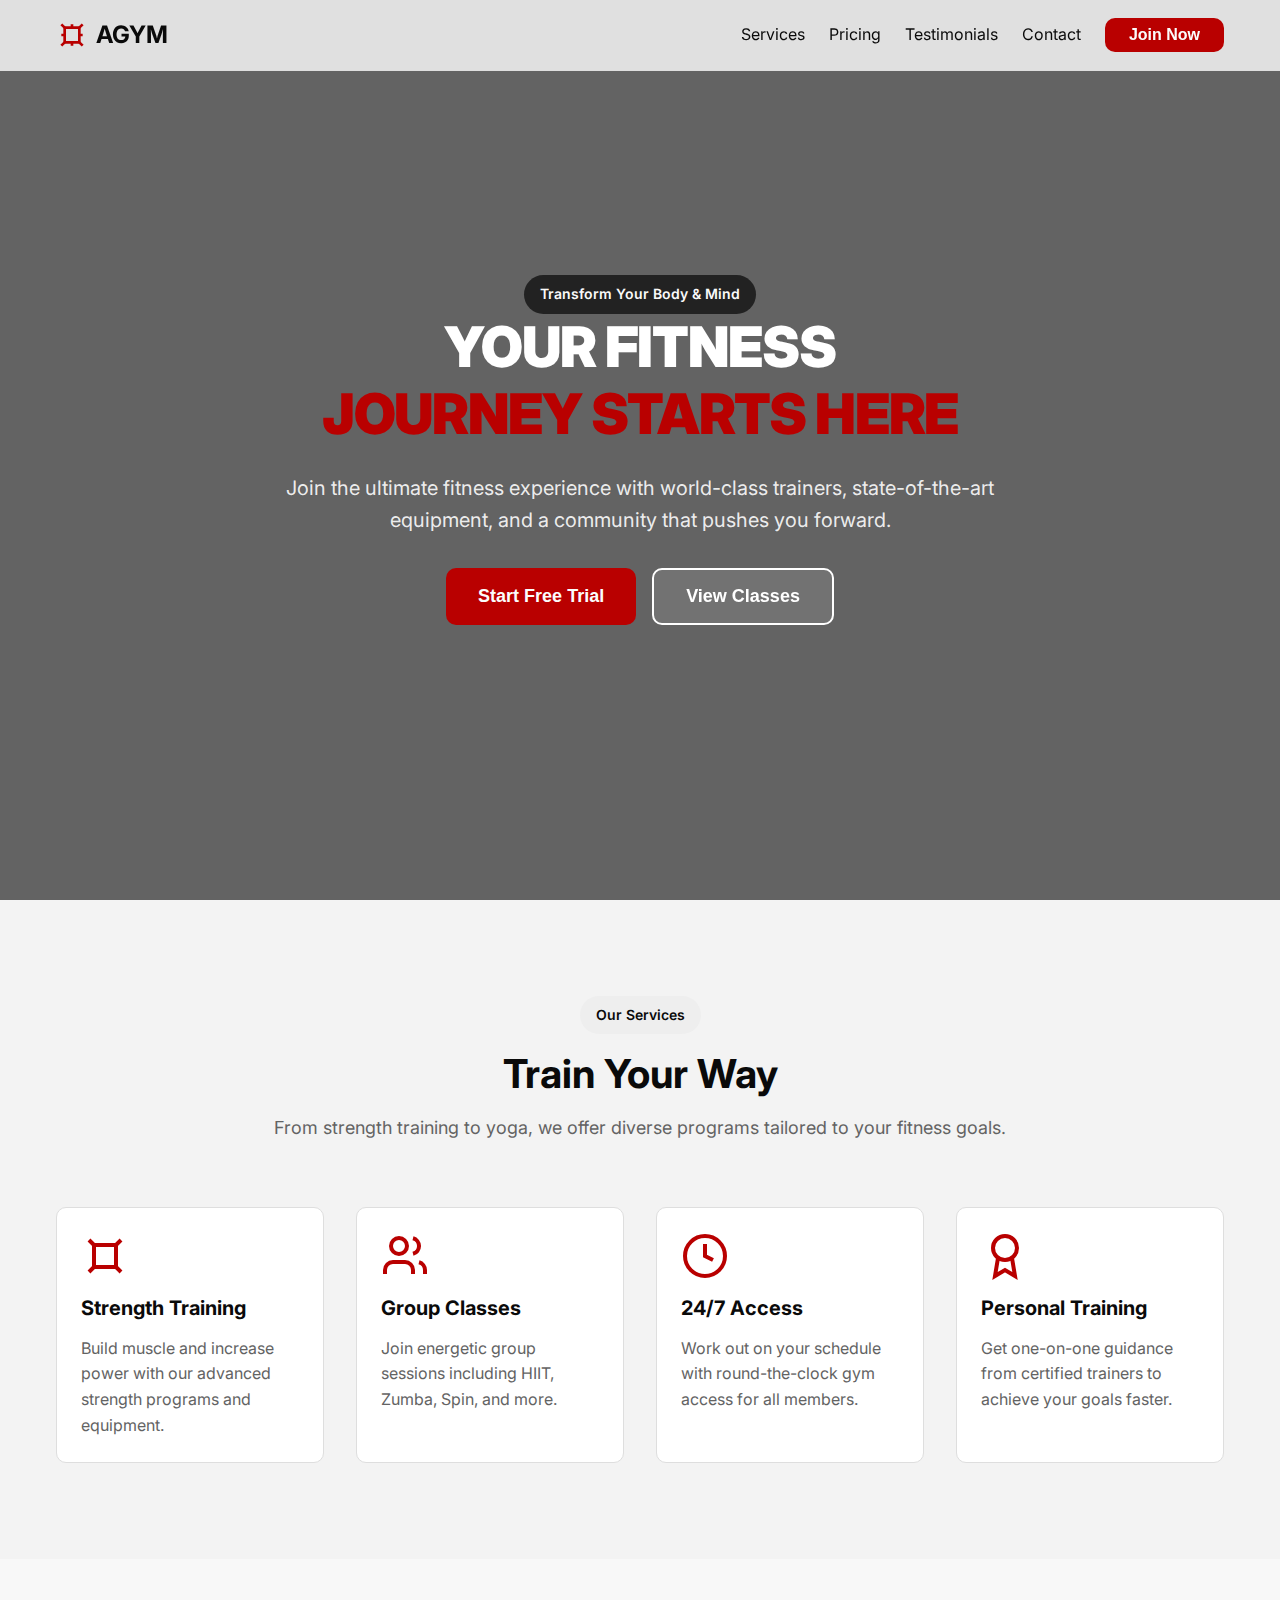
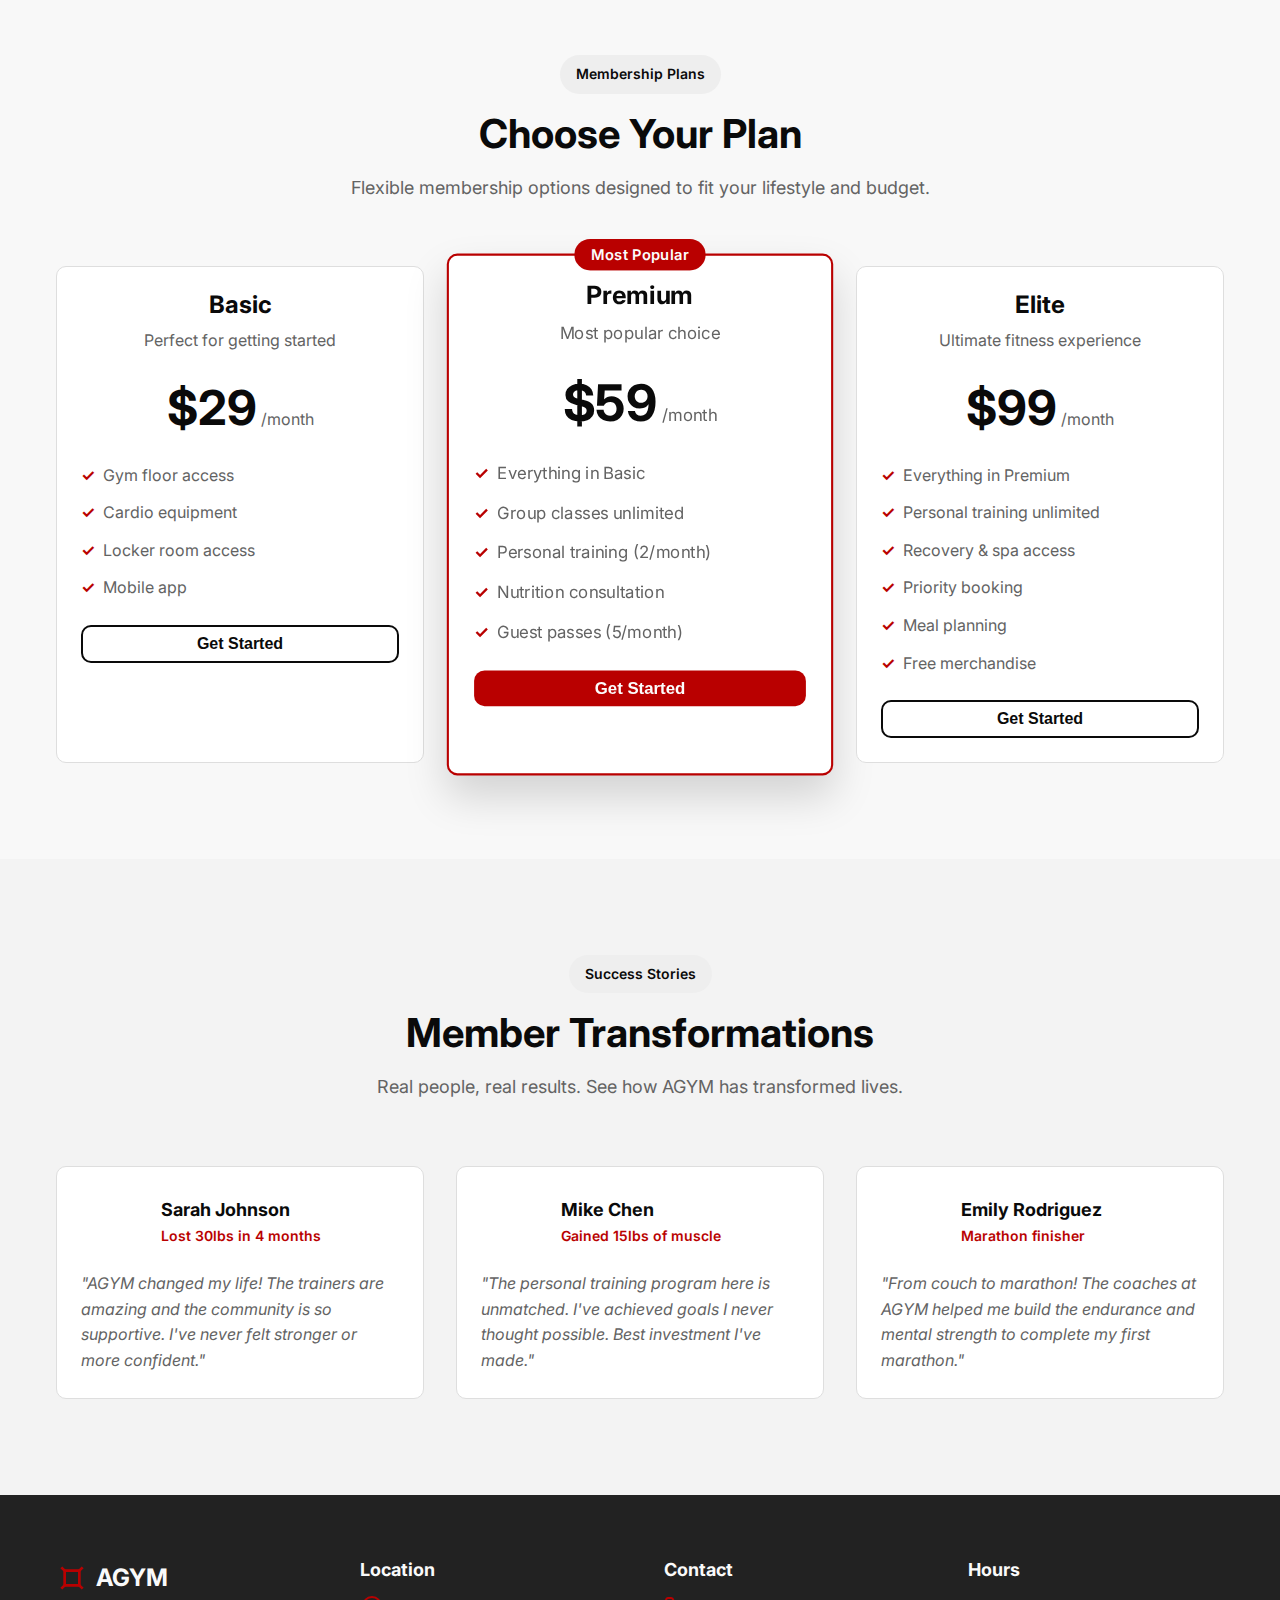
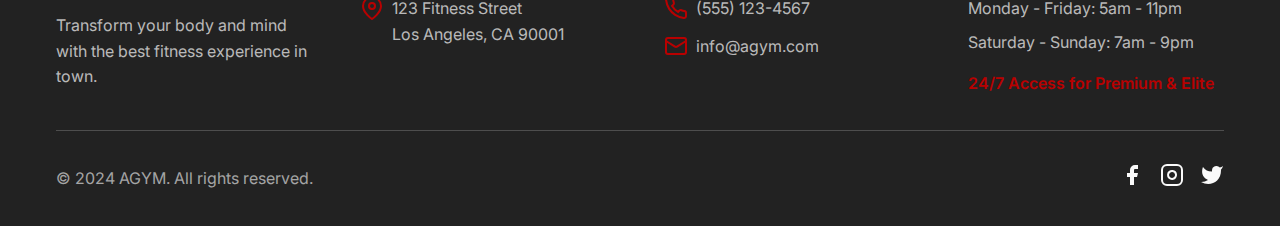
<file: index.html>
<!DOCTYPE html>
<html lang="en">
<head>
    <meta charset="UTF-8">
    <meta name="viewport" content="width=device-width, initial-scale=1.0">
    <title>GYM - Your Fitness Journey Starts Here</title>
    <link rel="stylesheet" href="gym.css">
    <link href="https://fonts.googleapis.com/css2?family=Inter:wght@300;400;500;600;700;800;900&display=swap" rel="stylesheet">
</head>
<body>
    <!-- Navigation -->
    <nav class="navbar">
        <div class="container nav-content">
            <div class="logo">
                <svg class="logo-icon" viewBox="0 0 24 24" fill="none" stroke="currentColor" stroke-width="2">
                    <path d="M6.5 6.5h11v11h-11z"/>
                    <path d="M6.5 6.5L4 4M17.5 6.5L20 4M6.5 17.5L4 20M17.5 17.5L20 20"/>
                    <path d="M12 4v3M12 17v3M4 12h3M17 12h3"/>
                </svg>
                <span class="logo-text">AGYM</span>
            </div>
            <div class="nav-links">
                <a href="#services">Services</a>
                <a href="#pricing">Pricing</a>
                <a href="#testimonials">Testimonials</a>
                <a href="#contact">Contact</a>
                <button class="btn btn-primary">Join Now</button>
            </div>
        </div>
    </nav>

    <!-- Hero Section -->
    <section class="hero">
        <div class="hero-bg">
            <div class="hero-overlay"></div>
        </div>
        <div class="container hero-content">
            <span class="badge badge-secondary">Transform Your Body & Mind</span>
            <h1 class="hero-title">
                YOUR FITNESS<br>
                <span class="hero-highlight">JOURNEY STARTS HERE</span>
            </h1>
            <p class="hero-subtitle">
                Join the ultimate fitness experience with world-class trainers, state-of-the-art equipment, and a community that pushes you forward.
            </p>
            <div class="hero-buttons">
                <button class="btn btn-primary btn-lg">Start Free Trial</button>
                <button class="btn btn-outline btn-lg">View Classes</button>
            </div>
        </div>
    </section>

    <!-- Services Section -->
    <section id="services" class="section section-muted">
        <div class="container">
            <div class="section-header">
                <span class="badge">Our Services</span>
                <h2 class="section-title">Train Your Way</h2>
                <p class="section-subtitle">
                    From strength training to yoga, we offer diverse programs tailored to your fitness goals.
                </p>
            </div>

            <div class="grid grid-4">
                <div class="card">
                    <div class="card-header">
                        <svg class="icon icon-large" viewBox="0 0 24 24" fill="none" stroke="currentColor" stroke-width="2">
                            <path d="M6.5 6.5h11v11h-11z"/>
                            <path d="M6.5 6.5L4 4M17.5 6.5L20 4M6.5 17.5L4 20M17.5 17.5L20 20"/>
                        </svg>
                        <h3 class="card-title">Strength Training</h3>
                    </div>
                    <div class="card-content">
                        <p>Build muscle and increase power with our advanced strength programs and equipment.</p>
                    </div>
                </div>

                <div class="card">
                    <div class="card-header">
                        <svg class="icon icon-large" viewBox="0 0 24 24" fill="none" stroke="currentColor" stroke-width="2">
                            <path d="M16 21v-2a4 4 0 0 0-4-4H6a4 4 0 0 0-4 4v2"/>
                            <circle cx="9" cy="7" r="4"/>
                            <path d="M22 21v-2a4 4 0 0 0-3-3.87M16 3.13a4 4 0 0 1 0 7.75"/>
                        </svg>
                        <h3 class="card-title">Group Classes</h3>
                    </div>
                    <div class="card-content">
                        <p>Join energetic group sessions including HIIT, Zumba, Spin, and more.</p>
                    </div>
                </div>

                <div class="card">
                    <div class="card-header">
                        <svg class="icon icon-large" viewBox="0 0 24 24" fill="none" stroke="currentColor" stroke-width="2">
                            <circle cx="12" cy="12" r="10"/>
                            <polyline points="12 6 12 12 16 14"/>
                        </svg>
                        <h3 class="card-title">24/7 Access</h3>
                    </div>
                    <div class="card-content">
                        <p>Work out on your schedule with round-the-clock gym access for all members.</p>
                    </div>
                </div>

                <div class="card">
                    <div class="card-header">
                        <svg class="icon icon-large" viewBox="0 0 24 24" fill="none" stroke="currentColor" stroke-width="2">
                            <circle cx="12" cy="8" r="6"/>
                            <path d="M15.477 12.89 17 22l-5-3-5 3 1.523-9.11"/>
                        </svg>
                        <h3 class="card-title">Personal Training</h3>
                    </div>
                    <div class="card-content">
                        <p>Get one-on-one guidance from certified trainers to achieve your goals faster.</p>
                    </div>
                </div>
            </div>
        </div>
    </section>

    <!-- Pricing Section -->
    <section id="pricing" class="section">
        <div class="container">
            <div class="section-header">
                <span class="badge">Membership Plans</span>
                <h2 class="section-title">Choose Your Plan</h2>
                <p class="section-subtitle">
                    Flexible membership options designed to fit your lifestyle and budget.
                </p>
            </div>

            <div class="grid grid-3 pricing-grid">
                <!-- Basic Plan -->
                <div class="card pricing-card">
                    <div class="card-header text-center">
                        <h3 class="pricing-name">Basic</h3>
                        <p class="pricing-desc">Perfect for getting started</p>
                        <div class="pricing-price">
                            <span class="price-amount">$29</span>
                            <span class="price-period">/month</span>
                        </div>
                    </div>
                    <div class="card-content">
                        <ul class="feature-list">
                            <li><span class="check">✓</span> Gym floor access</li>
                            <li><span class="check">✓</span> Cardio equipment</li>
                            <li><span class="check">✓</span> Locker room access</li>
                            <li><span class="check">✓</span> Mobile app</li>
                        </ul>
                    </div>
                    <div class="card-footer">
                        <button class="btn btn-outline btn-full">Get Started</button>
                    </div>
                </div>

                <!-- Premium Plan -->
                <div class="card pricing-card pricing-popular">
                    <span class="popular-badge">Most Popular</span>
                    <div class="card-header text-center">
                        <h3 class="pricing-name">Premium</h3>
                        <p class="pricing-desc">Most popular choice</p>
                        <div class="pricing-price">
                            <span class="price-amount">$59</span>
                            <span class="price-period">/month</span>
                        </div>
                    </div>
                    <div class="card-content">
                        <ul class="feature-list">
                            <li><span class="check">✓</span> Everything in Basic</li>
                            <li><span class="check">✓</span> Group classes unlimited</li>
                            <li><span class="check">✓</span> Personal training (2/month)</li>
                            <li><span class="check">✓</span> Nutrition consultation</li>
                            <li><span class="check">✓</span> Guest passes (5/month)</li>
                        </ul>
                    </div>
                    <div class="card-footer">
                        <button class="btn btn-primary btn-full">Get Started</button>
                    </div>
                </div>

                <!-- Elite Plan -->
                <div class="card pricing-card">
                    <div class="card-header text-center">
                        <h3 class="pricing-name">Elite</h3>
                        <p class="pricing-desc">Ultimate fitness experience</p>
                        <div class="pricing-price">
                            <span class="price-amount">$99</span>
                            <span class="price-period">/month</span>
                        </div>
                    </div>
                    <div class="card-content">
                        <ul class="feature-list">
                            <li><span class="check">✓</span> Everything in Premium</li>
                            <li><span class="check">✓</span> Personal training unlimited</li>
                            <li><span class="check">✓</span> Recovery & spa access</li>
                            <li><span class="check">✓</span> Priority booking</li>
                            <li><span class="check">✓</span> Meal planning</li>
                            <li><span class="check">✓</span> Free merchandise</li>
                        </ul>
                    </div>
                    <div class="card-footer">
                        <button class="btn btn-outline btn-full">Get Started</button>
                    </div>
                </div>
            </div>
        </div>
    </section>

    <!-- Testimonials Section -->
    <section id="testimonials" class="section section-muted">
        <div class="container">
            <div class="section-header">
                <span class="badge">Success Stories</span>
                <h2 class="section-title">Member Transformations</h2>
                <p class="section-subtitle">
                    Real people, real results. See how AGYM has transformed lives.
                </p>
            </div>

            <div class="grid grid-3">
                <div class="card">
                    <div class="card-header">
                        <div class="testimonial-header">
                            <div class="avatar" style="background-image: url('https://images.unsplash.com/photo-1438761681033-6461ffad8d80?w=400&q=80');"></div>
                            <div>
                                <h4 class="testimonial-name">Sarah Johnson</h4>
                                <p class="testimonial-role">Lost 30lbs in 4 months</p>
                            </div>
                        </div>
                    </div>
                    <div class="card-content">
                        <p class="testimonial-quote">"AGYM changed my life! The trainers are amazing and the community is so supportive. I've never felt stronger or more confident."</p>
                    </div>
                </div>

                <div class="card">
                    <div class="card-header">
                        <div class="testimonial-header">
                            <div class="avatar" style="background-image: url('https://images.unsplash.com/photo-1500648767791-00dcc994a43e?w=400&q=80');"></div>
                            <div>
                                <h4 class="testimonial-name">Mike Chen</h4>
                                <p class="testimonial-role">Gained 15lbs of muscle</p>
                            </div>
                        </div>
                    </div>
                    <div class="card-content">
                        <p class="testimonial-quote">"The personal training program here is unmatched. I've achieved goals I never thought possible. Best investment I've made."</p>
                    </div>
                </div>

                <div class="card">
                    <div class="card-header">
                        <div class="testimonial-header">
                            <div class="avatar" style="background-image: url('https://images.unsplash.com/photo-1494790108377-be9c29b29330?w=400&q=80');"></div>
                            <div>
                                <h4 class="testimonial-name">Emily Rodriguez</h4>
                                <p class="testimonial-role">Marathon finisher</p>
                            </div>
                        </div>
                    </div>
                    <div class="card-content">
                        <p class="testimonial-quote">"From couch to marathon! The coaches at AGYM helped me build the endurance and mental strength to complete my first marathon."</p>
                    </div>
                </div>
            </div>
        </div>
    </section>

    <!-- Footer -->
    <footer id="contact" class="footer">
        <div class="container">
            <div class="footer-grid">
                <!-- Brand -->
                <div>
                    <div class="footer-logo">
                        <svg class="logo-icon" viewBox="0 0 24 24" fill="none" stroke="currentColor" stroke-width="2">
                            <path d="M6.5 6.5h11v11h-11z"/>
                            <path d="M6.5 6.5L4 4M17.5 6.5L20 4M6.5 17.5L4 20M17.5 17.5L20 20"/>
                        </svg>
                        <span class="logo-text">AGYM</span>
                    </div>
                    <p class="footer-text">Transform your body and mind with the best fitness experience in town.</p>
                </div>

                <!-- Location -->
                <div>
                    <h3 class="footer-heading">Location</h3>
                    <div class="footer-info">
                        <svg class="icon" viewBox="0 0 24 24" fill="none" stroke="currentColor" stroke-width="2">
                            <path d="M21 10c0 7-9 13-9 13s-9-6-9-13a9 9 0 0 1 18 0z"/>
                            <circle cx="12" cy="10" r="3"/>
                        </svg>
                        <span>123 Fitness Street<br>Los Angeles, CA 90001</span>
                    </div>
                </div>

                <!-- Contact -->
                <div>
                    <h3 class="footer-heading">Contact</h3>
                    <div class="footer-info">
                        <svg class="icon" viewBox="0 0 24 24" fill="none" stroke="currentColor" stroke-width="2">
                            <path d="M22 16.92v3a2 2 0 0 1-2.18 2 19.79 19.79 0 0 1-8.63-3.07 19.5 19.5 0 0 1-6-6 19.79 19.79 0 0 1-3.07-8.67A2 2 0 0 1 4.11 2h3a2 2 0 0 1 2 1.72 12.84 12.84 0 0 0 .7 2.81 2 2 0 0 1-.45 2.11L8.09 9.91a16 16 0 0 0 6 6l1.27-1.27a2 2 0 0 1 2.11-.45 12.84 12.84 0 0 0 2.81.7A2 2 0 0 1 22 16.92z"/>
                        </svg>
                        <span>(555) 123-4567</span>
                    </div>
                    <div class="footer-info">
                        <svg class="icon" viewBox="0 0 24 24" fill="none" stroke="currentColor" stroke-width="2">
                            <rect width="20" height="16" x="2" y="4" rx="2"/>
                            <path d="m22 7-8.97 5.7a1.94 1.94 0 0 1-2.06 0L2 7"/>
                        </svg>
                        <span>info@agym.com</span>
                    </div>
                </div>

                <!-- Hours -->
                <div>
                    <h3 class="footer-heading">Hours</h3>
                    <p class="footer-text">Monday - Friday: 5am - 11pm</p>
                    <p class="footer-text">Saturday - Sunday: 7am - 9pm</p>
                    <p class="footer-highlight">24/7 Access for Premium & Elite</p>
                </div>
            </div>

            <!-- Social & Copyright -->
            <div class="footer-bottom">
                <p class="copyright">© 2024 AGYM. All rights reserved.</p>
                <div class="social-links">
                    <a href="#"><svg viewBox="0 0 24 24" fill="currentColor"><path d="M18 2h-3a5 5 0 0 0-5 5v3H7v4h3v8h4v-8h3l1-4h-4V7a1 1 0 0 1 1-1h3z"/></svg></a>
                    <a href="#"><svg viewBox="0 0 24 24" fill="none" stroke="currentColor" stroke-width="2"><rect width="20" height="20" x="2" y="2" rx="5" ry="5"/><path d="M16 11.37A4 4 0 1 1 12.63 8 4 4 0 0 1 16 11.37z"/><line x1="17.5" x2="17.51" y1="6.5" y2="6.5"/></svg></a>
                    <a href="#"><svg viewBox="0 0 24 24" fill="currentColor"><path d="M23 3a10.9 10.9 0 0 1-3.14 1.53 4.48 4.48 0 0 0-7.86 3v1A10.66 10.66 0 0 1 3 4s-4 9 5 13a11.64 11.64 0 0 1-7 2c9 5 20 0 20-11.5a4.5 4.5 0 0 0-.08-.83A7.72 7.72 0 0 0 23 3z"/></svg></a>
                </div>
            </div>
        </div>
    </footer>

    <script src="gym.js"></script>
</body>
</html>
</file>
<file: gym.css>
/* Reset and Base Styles */
* {
    margin: 0;
    padding: 0;
    box-sizing: border-box;
}

:root {
    /* Colors - Orange/Red Fitness Theme */
    --primary: oklch(0.45 0.25 25);
    --primary-foreground: oklch(0.99 0 0);
    --secondary: oklch(0.25 0 0);
    --secondary-foreground: oklch(0.985 0 0);
    --background: oklch(0.98 0 0);
    --foreground: oklch(0.145 0 0);
    --muted: oklch(0.95 0 0);
    --muted-foreground: oklch(0.50 0 0);
    --border: oklch(0.90 0 0);
    --card: oklch(1 0 0);
    --card-foreground: oklch(0.145 0 0);
    
    /* Spacing */
    --spacing-xs: 0.5rem;
    --spacing-sm: 1rem;
    --spacing-md: 1.5rem;
    --spacing-lg: 2rem;
    --spacing-xl: 3rem;
    
    /* Border Radius */
    --radius: 0.625rem;
}

body {
    font-family: 'Inter', -apple-system, BlinkMacSystemFont, 'Segoe UI', Roboto, sans-serif;
    background-color: var(--background);
    color: var(--foreground);
    line-height: 1.6;
}

h1, h2, h3, h4, h5, h6 {
    font-weight: 700;
    line-height: 1.2;
}

a {
    text-decoration: none;
    color: inherit;
}

/* Container */
.container {
    max-width: 1200px;
    margin: 0 auto;
    padding: 0 1rem;
}

/* Navigation */
.navbar {
    position: fixed;
    top: 0;
    left: 0;
    right: 0;
    background: rgba(255, 255, 255, 0.8);
    backdrop-filter: blur(12px);
    border-bottom: 1px solid var(--border);
    z-index: 1000;
    padding: 1rem 0;
}

.nav-content {
    display: flex;
    align-items: center;
    justify-content: space-between;
}

.logo {
    display: flex;
    align-items: center;
    gap: 0.5rem;
}

.logo-icon {
    width: 32px;
    height: 32px;
    color: var(--primary);
}

.logo-text {
    font-size: 1.5rem;
    font-weight: 700;
}

.nav-links {
    display: flex;
    align-items: center;
    gap: 1.5rem;
}

.nav-links a {
    transition: color 0.3s ease;
}

.nav-links a:hover {
    color: var(--primary);
}

/* Buttons */
.btn {
    display: inline-block;
    padding: 0.5rem 1.5rem;
    border: none;
    border-radius: var(--radius);
    font-weight: 600;
    cursor: pointer;
    transition: all 0.3s ease;
    font-size: 1rem;
}

.btn-primary {
    background-color: var(--primary);
    color: var(--primary-foreground);
}

.btn-primary:hover {
    opacity: 0.9;
    transform: translateY(-2px);
    box-shadow: 0 4px 12px rgba(0, 0, 0, 0.15);
}

.btn-outline {
    background: transparent;
    border: 2px solid var(--foreground);
    color: var(--foreground);
}

.btn-outline:hover {
    background: var(--foreground);
    color: var(--background);
}

.btn-lg {
    padding: 1rem 2rem;
    font-size: 1.125rem;
}

.btn-full {
    width: 100%;
}

/* Badge */
.badge {
    display: inline-block;
    padding: 0.5rem 1rem;
    background: var(--muted);
    color: var(--foreground);
    border-radius: 9999px;
    font-size: 0.875rem;
    font-weight: 600;
}

.badge-secondary {
    background: var(--secondary);
    color: var(--secondary-foreground);
}

/* Hero Section */
.hero {
    position: relative;
    height: 100vh;
    display: flex;
    align-items: center;
    justify-content: center;
    overflow: hidden;
}

.hero-bg {
    position: absolute;
    inset: 0;
    background-image: url('https://images.unsplash.com/photo-1534438327276-14e5300c3a48?w=1600&q=80');
    background-size: cover;
    background-position: center;
}

.hero-overlay {
    position: absolute;
    inset: 0;
    background: rgba(0, 0, 0, 0.6);
}

.hero-content {
    position: relative;
    z-index: 10;
    text-align: center;
    color: white;
}

.hero-title {
    font-size: 3.5rem;
    font-weight: 900;
    margin-bottom: 1.5rem;
    letter-spacing: -0.02em;
}

.hero-highlight {
    color: var(--primary);
}

.hero-subtitle {
    font-size: 1.25rem;
    max-width: 48rem;
    margin: 0 auto 2rem;
    color: rgba(255, 255, 255, 0.9);
}

.hero-buttons {
    display: flex;
    flex-wrap: wrap;
    gap: 1rem;
    justify-content: center;
}

.hero .btn-outline {
    background: rgba(255, 255, 255, 0.1);
    backdrop-filter: blur(4px);
    border-color: white;
    color: white;
}

.hero .btn-outline:hover {
    background: white;
    color: black;
}

/* Section */
.section {
    padding: 6rem 0;
}

.section-muted {
    background: rgba(0, 0, 0, 0.02);
}

.section-header {
    text-align: center;
    margin-bottom: 4rem;
}

.section-title {
    font-size: 2.5rem;
    margin: 1rem 0;
}

.section-subtitle {
    font-size: 1.125rem;
    color: var(--muted-foreground);
    max-width: 48rem;
    margin: 0 auto;
}

/* Grid */
.grid {
    display: grid;
    gap: 2rem;
}

.grid-3 {
    grid-template-columns: repeat(auto-fit, minmax(300px, 1fr));
}

.grid-4 {
    grid-template-columns: repeat(auto-fit, minmax(250px, 1fr));
}

/* Card */
.card {
    background: var(--card);
    border: 1px solid var(--border);
    border-radius: var(--radius);
    padding: 1.5rem;
    transition: box-shadow 0.3s ease;
}

.card:hover {
    box-shadow: 0 10px 30px rgba(0, 0, 0, 0.1);
}

.card-header {
    margin-bottom: 1rem;
}

.card-title {
    font-size: 1.25rem;
    margin: 0.5rem 0;
}

.card-content {
    color: var(--muted-foreground);
}

.card-footer {
    margin-top: 1.5rem;
}

.text-center {
    text-align: center;
}

/* Icons */
.icon {
    width: 24px;
    height: 24px;
    color: var(--primary);
}

.icon-large {
    width: 48px;
    height: 48px;
}

/* Pricing */
.pricing-grid {
    max-width: 80rem;
    margin: 0 auto;
}

.pricing-card {
    position: relative;
}

.pricing-popular {
    border: 2px solid var(--primary);
    box-shadow: 0 20px 40px rgba(0, 0, 0, 0.15);
    transform: scale(1.05);
}

.popular-badge {
    position: absolute;
    top: -1rem;
    left: 50%;
    transform: translateX(-50%);
    background: var(--primary);
    color: var(--primary-foreground);
    padding: 0.25rem 1rem;
    border-radius: 9999px;
    font-size: 0.875rem;
    font-weight: 600;
}

.pricing-name {
    font-size: 1.5rem;
    margin-bottom: 0.5rem;
}

.pricing-desc {
    color: var(--muted-foreground);
    margin-bottom: 1rem;
}

.pricing-price {
    margin-top: 1rem;
}

.price-amount {
    font-size: 3rem;
    font-weight: 700;
}

.price-period {
    color: var(--muted-foreground);
}

.feature-list {
    list-style: none;
    padding: 0;
}

.feature-list li {
    display: flex;
    align-items: flex-start;
    gap: 0.5rem;
    margin-bottom: 0.75rem;
}

.check {
    color: var(--primary);
    font-weight: 700;
    flex-shrink: 0;
}

/* Testimonials */
.testimonial-header {
    display: flex;
    align-items: center;
    gap: 1rem;
}

.avatar {
    width: 64px;
    height: 64px;
    border-radius: 50%;
    background-size: cover;
    background-position: center;
}

.testimonial-name {
    font-size: 1.125rem;
    margin-bottom: 0.25rem;
}

.testimonial-role {
    color: var(--primary);
    font-weight: 600;
    font-size: 0.875rem;
}

.testimonial-quote {
    font-style: italic;
    color: var(--muted-foreground);
    margin-top: 1rem;
}

/* Footer */
.footer {
    background: var(--secondary);
    color: var(--secondary-foreground);
    padding: 4rem 0 2rem;
}

.footer-grid {
    display: grid;
    grid-template-columns: repeat(auto-fit, minmax(250px, 1fr));
    gap: 3rem;
    margin-bottom: 2rem;
}

.footer-logo {
    display: flex;
    align-items: center;
    gap: 0.5rem;
    margin-bottom: 1rem;
}

.footer-heading {
    font-size: 1.125rem;
    margin-bottom: 1rem;
}

.footer-text {
    color: rgba(255, 255, 255, 0.7);
    margin-bottom: 0.5rem;
}

.footer-highlight {
    color: var(--primary);
    font-weight: 600;
    margin-top: 1rem;
}

.footer-info {
    display: flex;
    align-items: flex-start;
    gap: 0.5rem;
    margin-bottom: 0.75rem;
    color: rgba(255, 255, 255, 0.7);
}

.footer-bottom {
    display: flex;
    align-items: center;
    justify-content: space-between;
    padding-top: 2rem;
    border-top: 1px solid rgba(255, 255, 255, 0.2);
    flex-wrap: wrap;
    gap: 1rem;
}

.copyright {
    color: rgba(255, 255, 255, 0.6);
}

.social-links {
    display: flex;
    gap: 1rem;
}

.social-links a {
    color: var(--secondary-foreground);
    transition: color 0.3s ease;
}

.social-links a:hover {
    color: var(--primary);
}

.social-links svg {
    width: 24px;
    height: 24px;
}

/* Responsive Design */
@media (max-width: 768px) {
    .nav-links {
        display: none;
    }
    
    .hero-title {
        font-size: 2.5rem;
    }
    
    .hero-subtitle {
        font-size: 1rem;
    }
    
    .section-title {
        font-size: 2rem;
    }
    
    .grid-3,
    .grid-4 {
        grid-template-columns: 1fr;
    }
    
    .pricing-popular {
        transform: scale(1);
    }
    
    .footer-bottom {
        flex-direction: column;
        text-align: center;
    }
}

@media (min-width: 769px) and (max-width: 1024px) {
    .hero-title {
        font-size: 3rem;
    }
}
</file>
